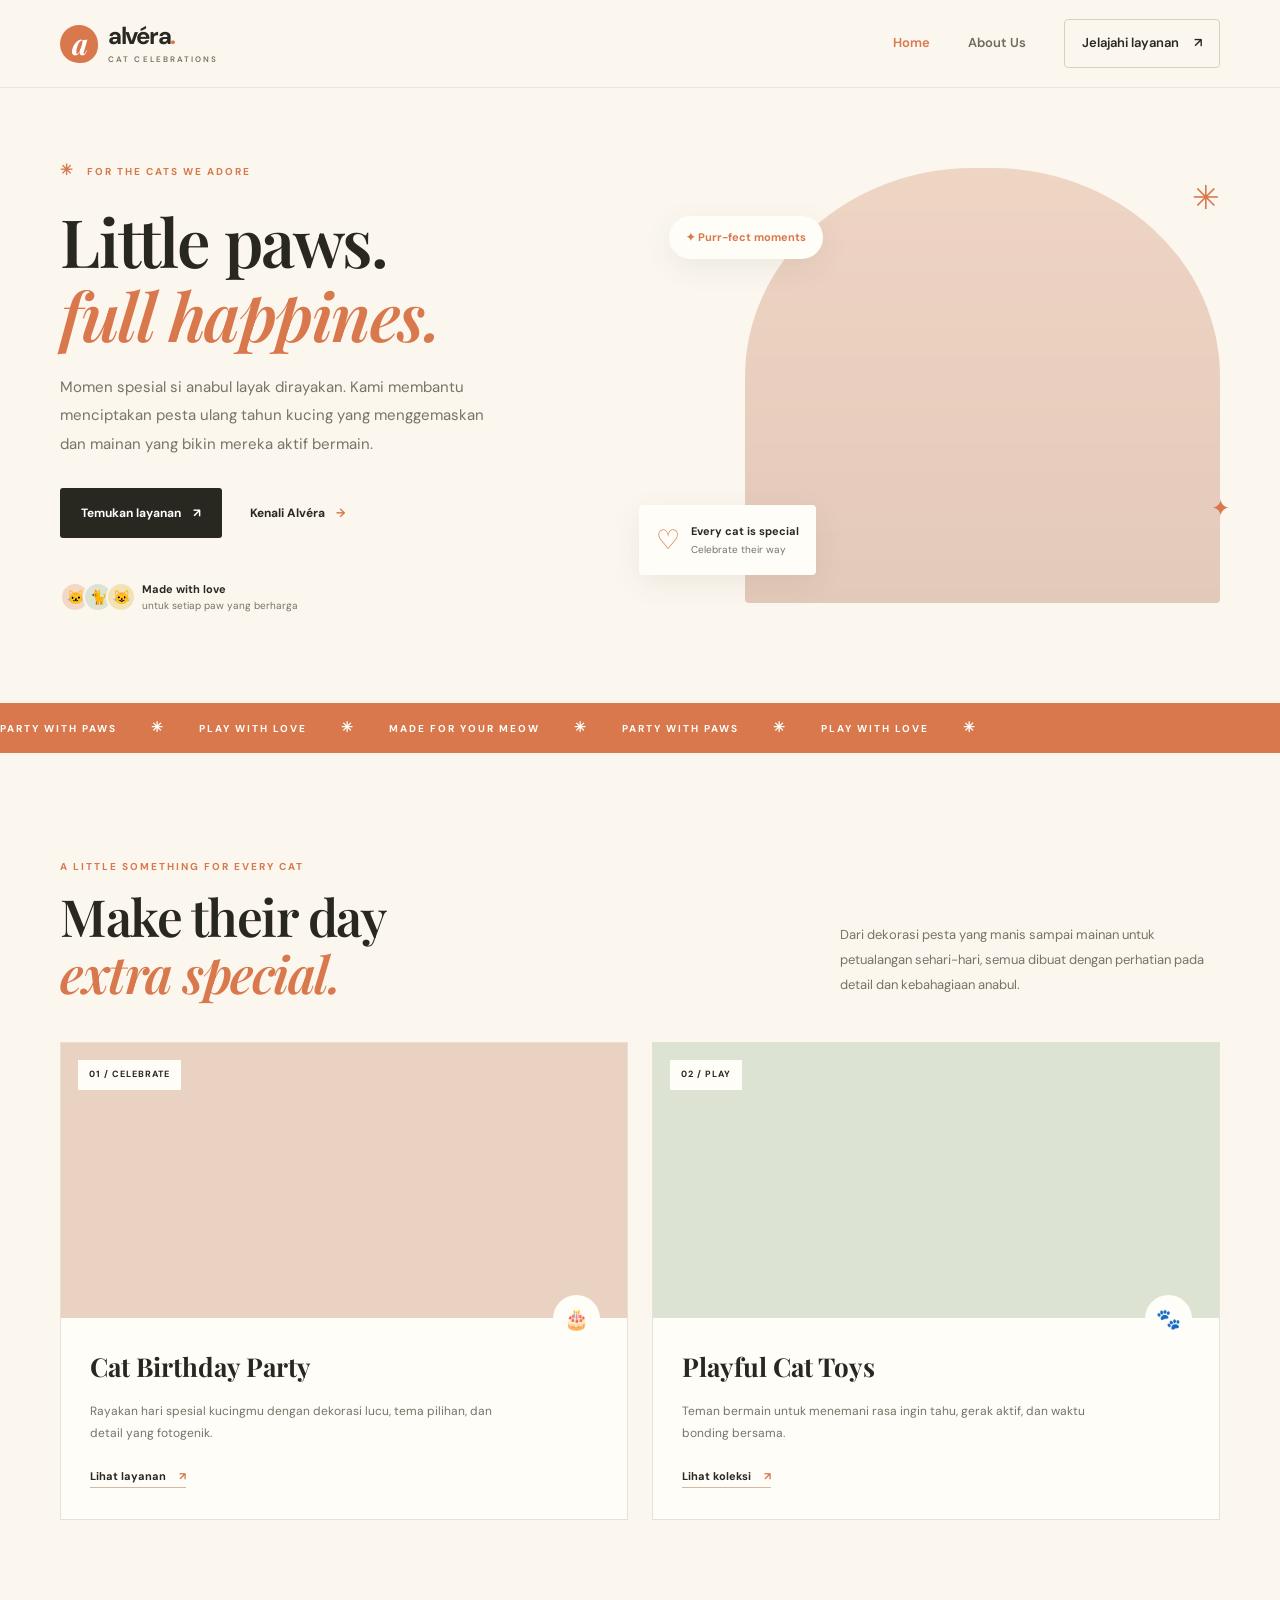
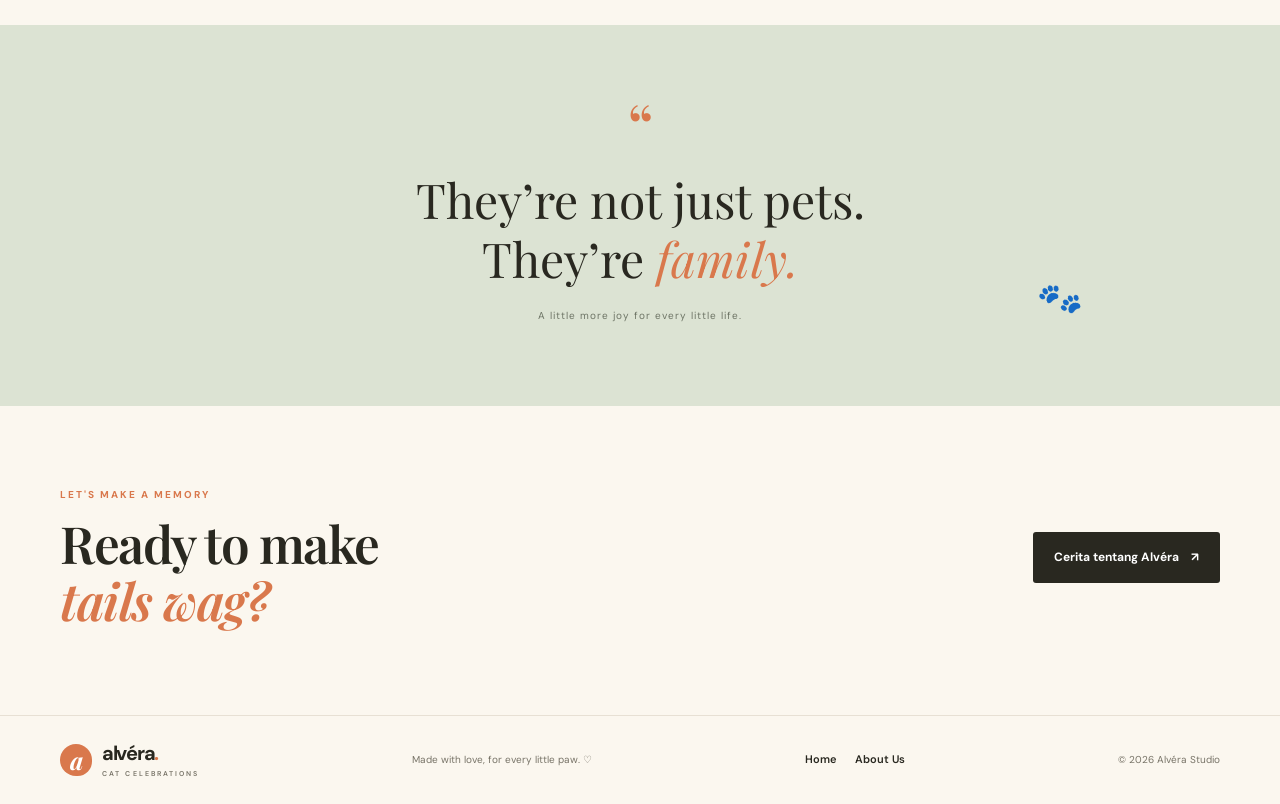
<file: index.html>
<!DOCTYPE html>
<html lang="id">
<head>
  <meta charset="UTF-8">
  <meta name="viewport" content="width=device-width, initial-scale=1.0">
  <meta name="description" content="Alvéra menghadirkan pesta ulang tahun kucing yang berkesan dan mainan kucing yang menyenangkan.">
  <title>Alvéra — Pesta Kucing & Mainan</title>
  <link rel="preconnect" href="https://fonts.googleapis.com">
  <link rel="preconnect" href="https://fonts.gstatic.com" crossorigin>
  <link href="https://fonts.googleapis.com/css2?family=DM+Sans:wght@400;500;600;700&family=Playfair+Display:wght@600;700&display=swap" rel="stylesheet">
  <link rel="stylesheet" href="css/style.css">
  <script src="js/script.js" defer></script>
</head>
<body>
  <header class="site-header">
    <nav class="nav container" aria-label="Navigasi utama">
      <a class="brand" href="index.html" aria-label="Alvéra beranda"><span class="brand-mark">a</span><span>alvéra<span class="brand-dot">.</span><small>CAT CELEBRATIONS</small></span></a>
      <button class="menu-toggle" aria-label="Buka menu navigasi" aria-expanded="false"><span></span><span></span><span></span></button>
      <div class="nav-links">
        <a class="active" href="index.html">Home</a>
        <a href="about.html">About Us</a>
        <a class="nav-cta" href="#services">Jelajahi layanan <span>↗</span></a>
      </div>
    </nav>
  </header>

  <main>
    <section class="hero container">
      <div class="hero-copy">
        <span class="eyebrow"><span class="sparkle">✳</span> FOR THE CATS WE ADORE</span>
        <h1>Little paws.<br><em>full happines.</em></h1>
        <p class="hero-text">Momen spesial si anabul layak dirayakan. Kami membantu menciptakan pesta ulang tahun kucing yang menggemaskan dan mainan yang bikin mereka aktif bermain.</p>
        <div class="hero-actions">
          <a class="button button-dark" href="#services">Temukan layanan <span>↗</span></a>
          <a class="text-link" href="about.html">Kenali Alvéra <span>→</span></a>
        </div>
        <div class="hero-note"><span class="avatar-stack"><b>🐱</b><b>🐈</b><b>😺</b></span><span><strong>Made with love</strong><br>untuk setiap paw yang berharga</span></div>
      </div>
      <div class="hero-visual">
        <div class="hero-image"></div>
        <div class="floating-tag tag-top">✦ Purr-fect moments</div>
        <div class="floating-tag tag-bottom"><span class="tag-icon">♡</span><span><strong>Every cat is special</strong><small>Celebrate their way</small></span></div>
        <span class="doodle doodle-one">✳</span><span class="doodle doodle-two">✦</span>
      </div>
    </section>

    <section class="ticker" aria-label="Tagline"><div>PARTY WITH PAWS <span>✳</span> PLAY WITH LOVE <span>✳</span> MADE FOR YOUR MEOW <span>✳</span> PARTY WITH PAWS <span>✳</span> PLAY WITH LOVE <span>✳</span></div></section>

    <section class="services section container" id="services">
      <div class="section-heading">
        <div><span class="eyebrow">A LITTLE SOMETHING FOR EVERY CAT</span><h2>Make their day<br><em>extra special.</em></h2></div>
        <p>Dari dekorasi pesta yang manis sampai mainan untuk petualangan sehari-hari, semua dibuat dengan perhatian pada detail dan kebahagiaan anabul.</p>
      </div>
      <div class="service-grid">
        <article class="service-card party-card">
          <div class="service-photo party-photo"><span class="photo-label">01 / CELEBRATE</span></div>
          <div class="service-content"><div class="card-icon">🎂</div><h3>Cat Birthday Party</h3><p>Rayakan hari spesial kucingmu dengan dekorasi lucu, tema pilihan, dan detail yang fotogenik.</p><a href="about.html#party" class="card-link">Lihat layanan <span>↗</span></a></div>
        </article>
        <article class="service-card toy-card">
          <div class="service-photo toy-photo"><span class="photo-label">02 / PLAY</span></div>
          <div class="service-content"><div class="card-icon">🐾</div><h3>Playful Cat Toys</h3><p>Teman bermain untuk menemani rasa ingin tahu, gerak aktif, dan waktu bonding bersama.</p><a href="about.html#toys" class="card-link">Lihat koleksi <span>↗</span></a></div>
        </article>
      </div>
    </section>

    <section class="quote-section">
      <div class="quote-inner container"><span class="quote-mark">“</span><p>They’re not just pets.<br>They’re <em>family.</em></p><span class="quote-caption">A little more joy for every little life.</span><span class="quote-paw">🐾</span></div>
    </section>

    <section class="closing container">
      <div><span class="eyebrow">LET'S MAKE A MEMORY</span><h2>Ready to make<br><em>tails wag?</em></h2></div>
      <a class="button button-dark" href="about.html">Cerita tentang Alvéra <span>↗</span></a>
    </section>
  </main>

  <footer class="footer"><div class="container footer-inner"><a class="brand footer-brand" href="index.html"><span class="brand-mark">a</span><span>alvéra<span class="brand-dot">.</span><small>CAT CELEBRATIONS</small></span></a><p>Made with love, for every little paw. ♡</p><div class="footer-links"><a href="index.html">Home</a><a href="about.html">About Us</a></div><span class="copyright">© <span class="year"></span> Alvéra Studio</span></div></footer>
</body>
</html>
</file>
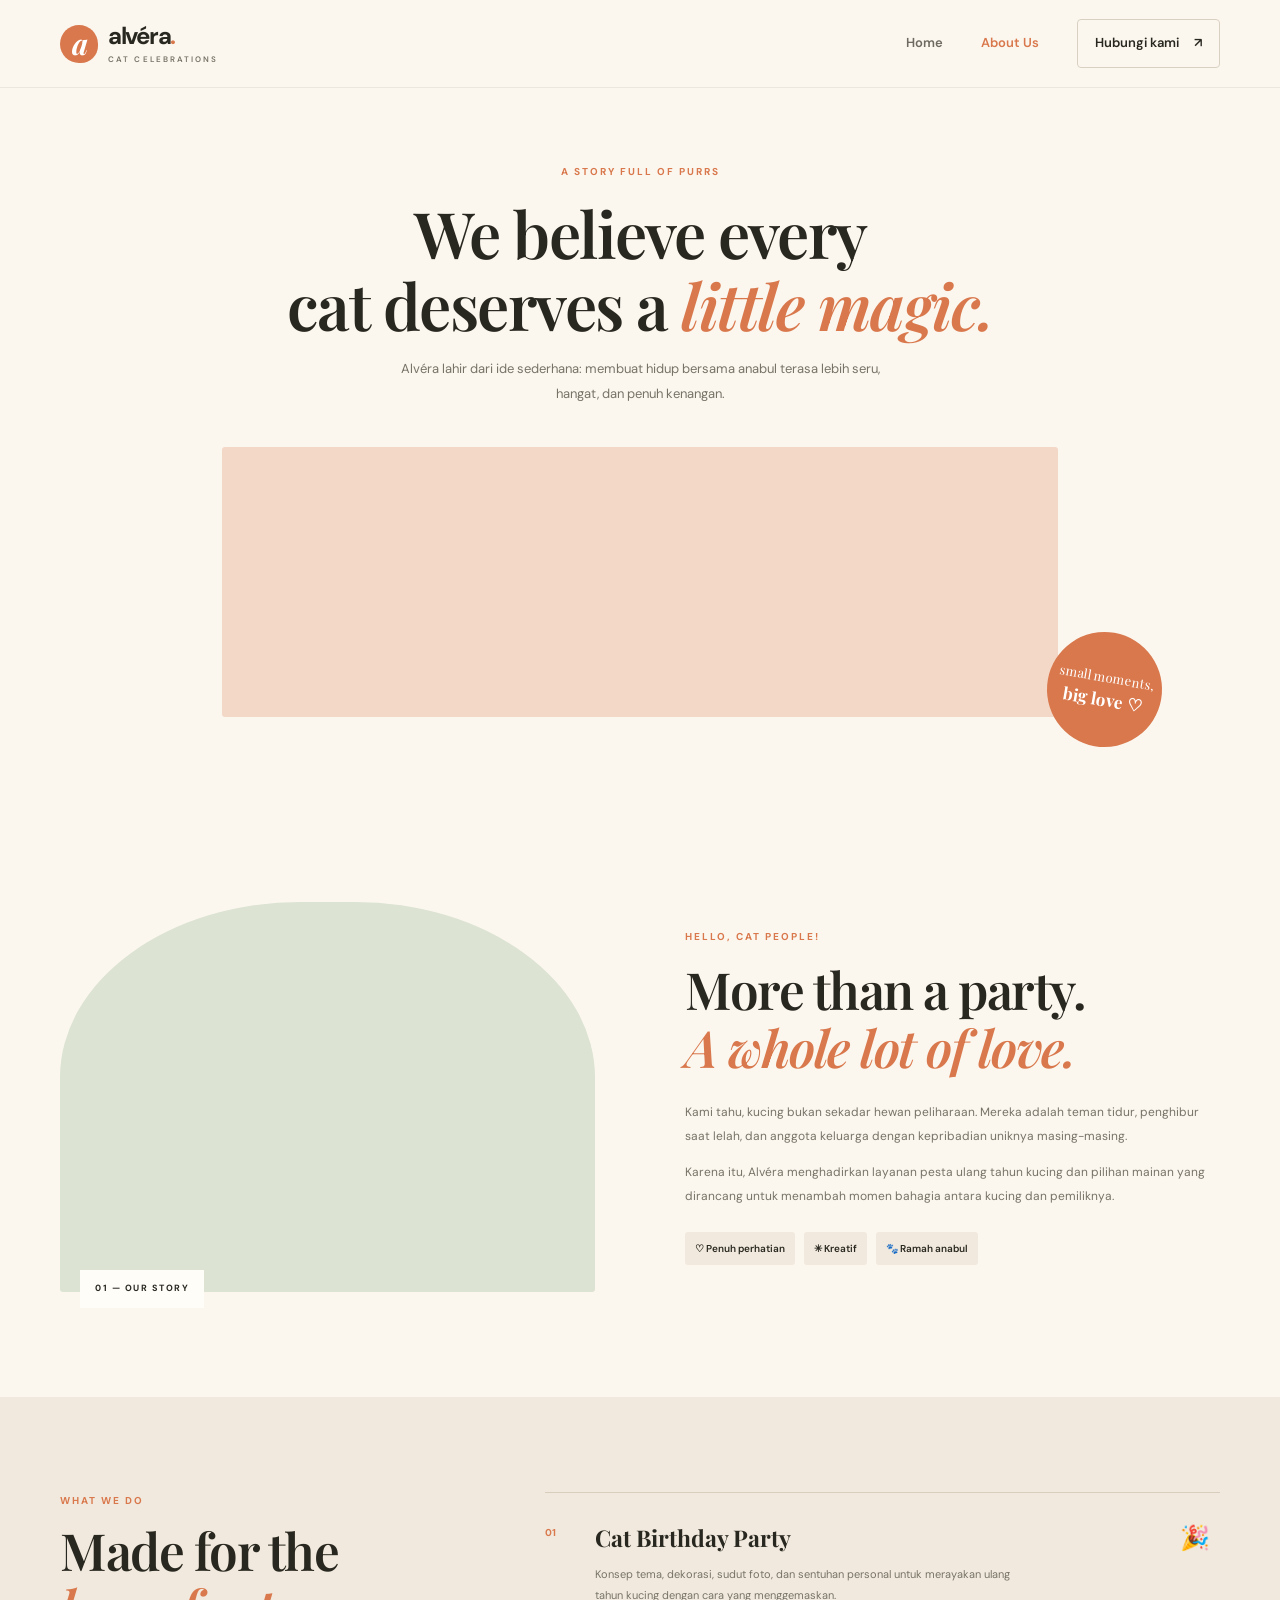
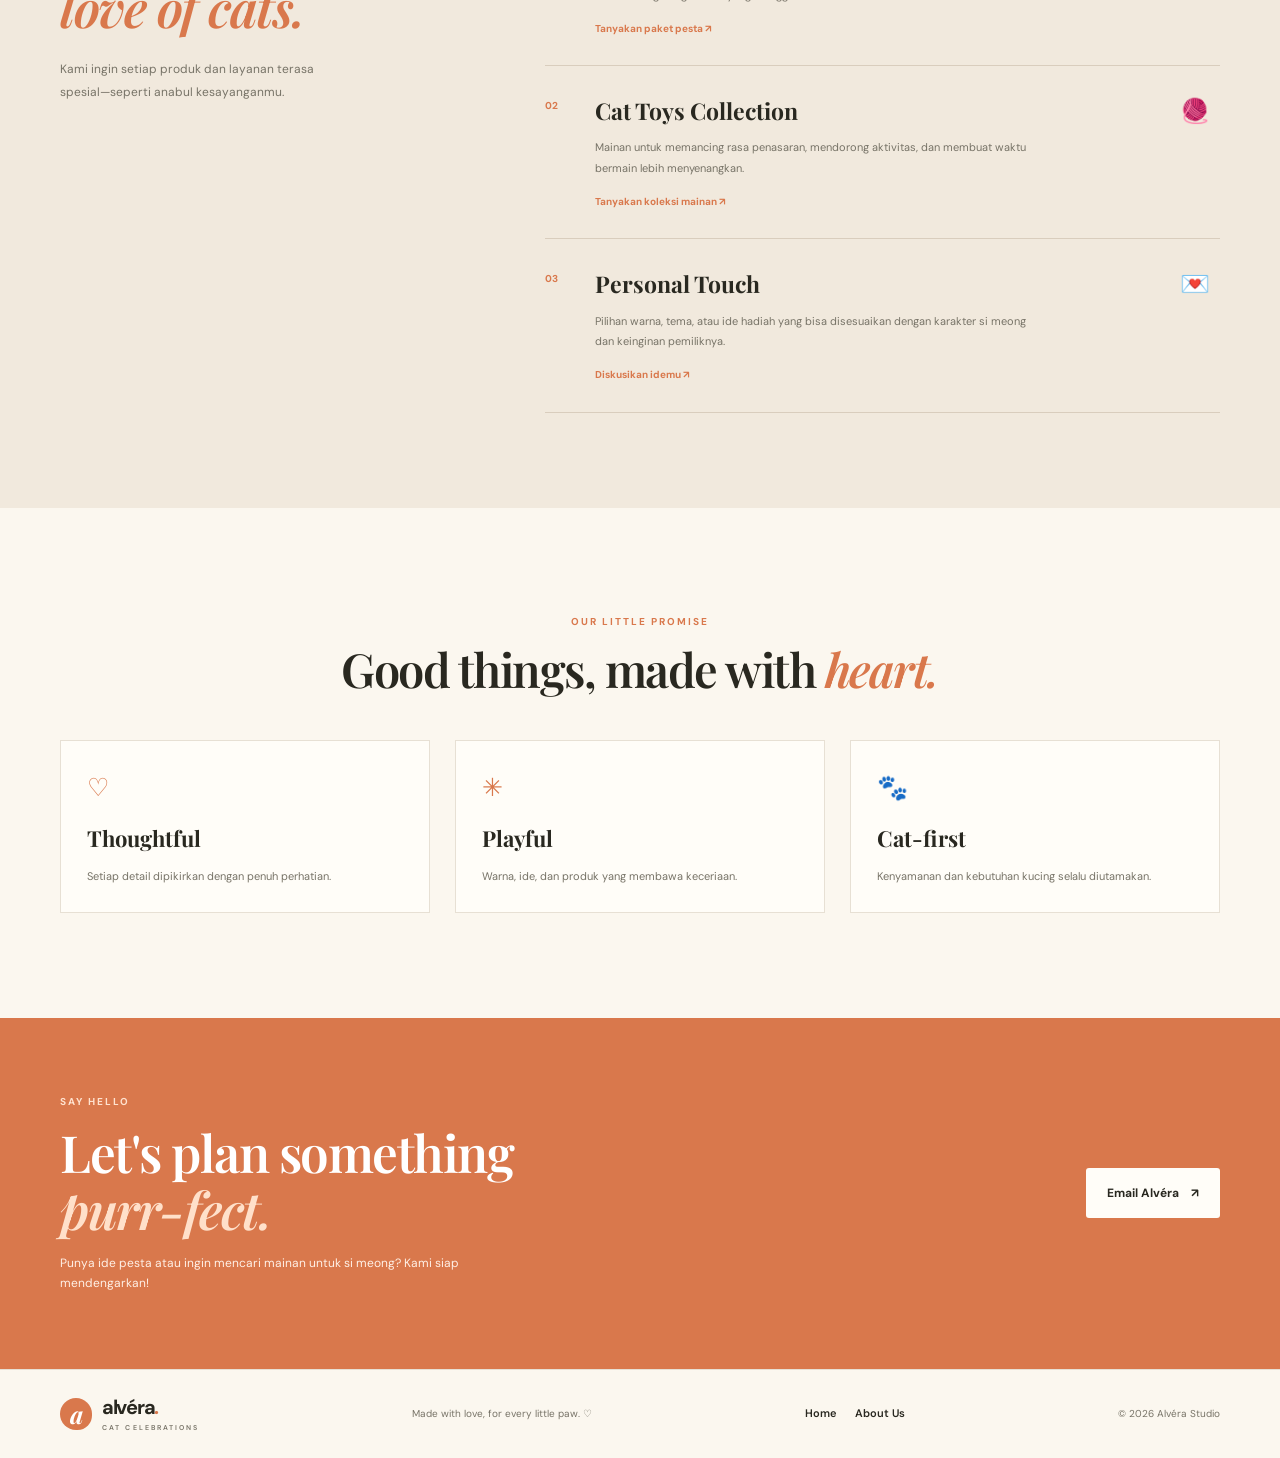
<file: about.html>
<!DOCTYPE html>
<html lang="id">
<head>
  <meta charset="UTF-8">
  <meta name="viewport" content="width=device-width, initial-scale=1.0">
  <meta name="description" content="Kenali Alvéra, layanan pesta ulang tahun kucing dan mainan kucing penuh cinta.">
  <title>About Us — Alvéra</title>
  <link rel="preconnect" href="https://fonts.googleapis.com">
  <link rel="preconnect" href="https://fonts.gstatic.com" crossorigin>
  <link href="https://fonts.googleapis.com/css2?family=DM+Sans:wght@400;500;600;700&family=Playfair+Display:wght@600;700&display=swap" rel="stylesheet">
  <link rel="stylesheet" href="css/style.css">
  <script src="js/script.js" defer></script>
</head>
<body>
  <header class="site-header">
    <nav class="nav container" aria-label="Navigasi utama">
      <a class="brand" href="index.html" aria-label="Alvéra beranda"><span class="brand-mark">a</span><span>alvéra<span class="brand-dot">.</span><small>CAT CELEBRATIONS</small></span></a>
      <button class="menu-toggle" aria-label="Buka menu navigasi" aria-expanded="false"><span></span><span></span><span></span></button>
      <div class="nav-links"><a href="index.html">Home</a><a class="active" href="about.html">About Us</a><a class="nav-cta" href="#contact">Hubungi kami <span>↗</span></a></div>
    </nav>
  </header>

  <main>
    <section class="about-hero container">
      <div class="about-heading"><span class="eyebrow">A STORY FULL OF PURRS</span><h1>We believe every<br>cat deserves a <em>little magic.</em></h1><p>Alvéra lahir dari ide sederhana: membuat hidup bersama anabul terasa lebih seru, hangat, dan penuh kenangan.</p></div>
      <div class="about-hero-image" role="img" aria-label="Kucing sedang menikmati waktu bermain"></div>
      <div class="about-sticker">small moments,<br><strong>big love ♡</strong></div>
    </section>

    <section class="story-section section container">
      <div class="story-visual"><div class="story-image"></div><span class="story-number">01 — OUR STORY</span></div>
      <div class="story-copy"><span class="eyebrow">HELLO, CAT PEOPLE!</span><h2>More than a party.<br><em>A whole lot of love.</em></h2><p>Kami tahu, kucing bukan sekadar hewan peliharaan. Mereka adalah teman tidur, penghibur saat lelah, dan anggota keluarga dengan kepribadian uniknya masing-masing.</p><p>Karena itu, Alvéra menghadirkan layanan pesta ulang tahun kucing dan pilihan mainan yang dirancang untuk menambah momen bahagia antara kucing dan pemiliknya.</p><div class="mini-values"><span>♡ Penuh perhatian</span><span>✳ Kreatif</span><span>🐾 Ramah anabul</span></div></div>
    </section>

    <section class="offer-section" id="party">
      <div class="container offer-inner"><div class="offer-intro"><span class="eyebrow">WHAT WE DO</span><h2>Made for the<br><em>love of cats.</em></h2><p>Kami ingin setiap produk dan layanan terasa spesial—seperti anabul kesayanganmu.</p></div>
        <div class="offer-list">
          <article class="offer-item"><span class="offer-num">01</span><div><h3>Cat Birthday Party</h3><p>Konsep tema, dekorasi, sudut foto, dan sentuhan personal untuk merayakan ulang tahun kucing dengan cara yang menggemaskan.</p><a href="#contact">Tanyakan paket pesta ↗</a></div><span class="offer-emoji">🎉</span></article>
          <article class="offer-item" id="toys"><span class="offer-num">02</span><div><h3>Cat Toys Collection</h3><p>Mainan untuk memancing rasa penasaran, mendorong aktivitas, dan membuat waktu bermain lebih menyenangkan.</p><a href="#contact">Tanyakan koleksi mainan ↗</a></div><span class="offer-emoji">🧶</span></article>
          <article class="offer-item"><span class="offer-num">03</span><div><h3>Personal Touch</h3><p>Pilihan warna, tema, atau ide hadiah yang bisa disesuaikan dengan karakter si meong dan keinginan pemiliknya.</p><a href="#contact">Diskusikan idemu ↗</a></div><span class="offer-emoji">💌</span></article>
        </div>
      </div>
    </section>

    <section class="values-section container section"><span class="eyebrow">OUR LITTLE PROMISE</span><h2>Good things, made with <em>heart.</em></h2><div class="values-grid"><article><span>♡</span><h3>Thoughtful</h3><p>Setiap detail dipikirkan dengan penuh perhatian.</p></article><article><span>✳</span><h3>Playful</h3><p>Warna, ide, dan produk yang membawa keceriaan.</p></article><article><span>🐾</span><h3>Cat-first</h3><p>Kenyamanan dan kebutuhan kucing selalu diutamakan.</p></article></div></section>

    <section class="contact-section" id="contact"><div class="container contact-inner"><div><span class="eyebrow">SAY HELLO</span><h2>Let's plan something<br><em>purr-fect.</em></h2><p>Punya ide pesta atau ingin mencari mainan untuk si meong? Kami siap mendengarkan!</p></div><a class="button button-light" href="mailto:hello@alvera.example?subject=Halo%20Alv%C3%A9ra">Email Alvéra <span>↗</span></a></div></section>
  </main>

  <footer class="footer"><div class="container footer-inner"><a class="brand footer-brand" href="index.html"><span class="brand-mark">a</span><span>alvéra<span class="brand-dot">.</span><small>CAT CELEBRATIONS</small></span></a><p>Made with love, for every little paw. ♡</p><div class="footer-links"><a href="index.html">Home</a><a href="about.html">About Us</a></div><span class="copyright">© <span class="year"></span> Alvéra Studio</span></div></footer>
</body>
</html>
</file>
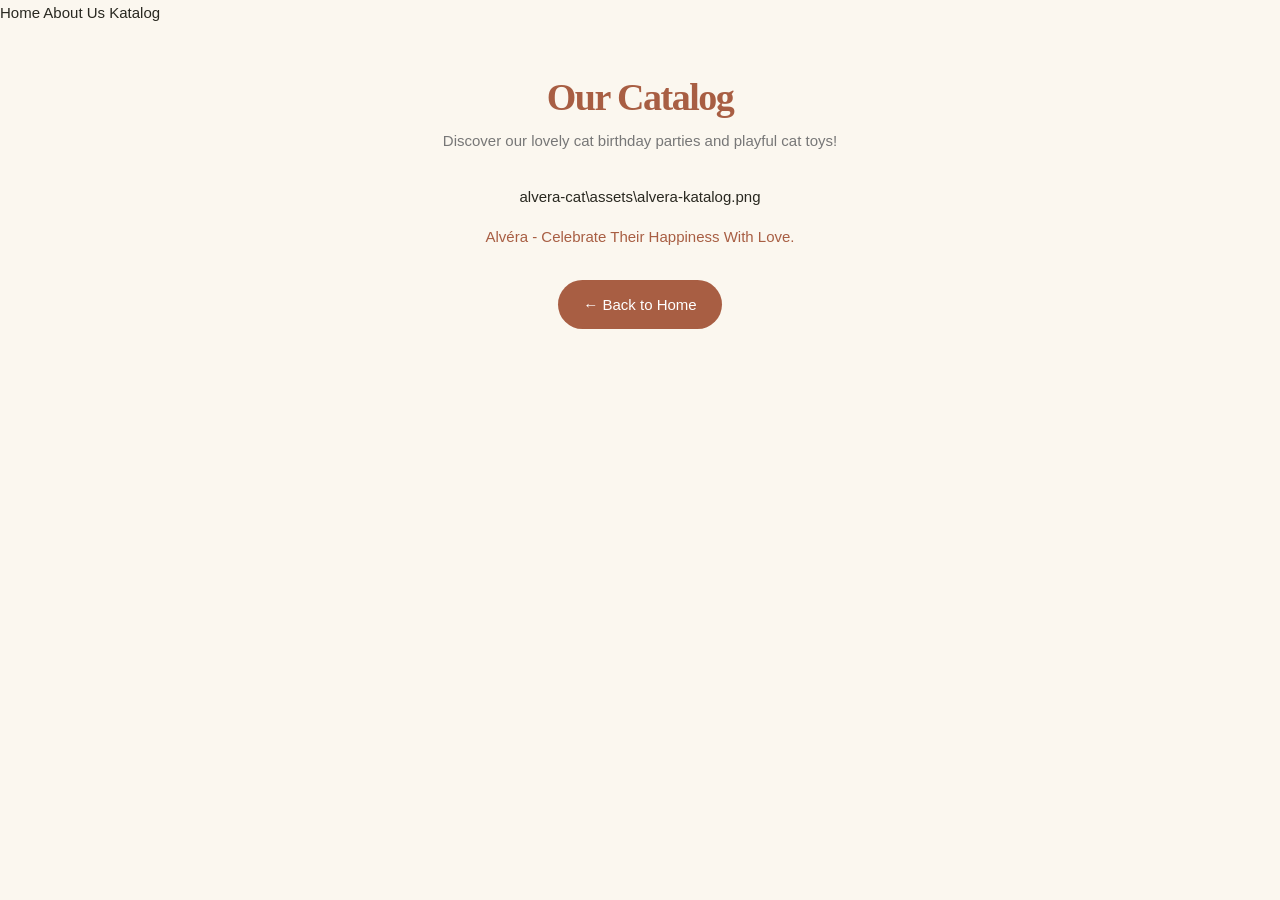
<file: katalog.html>
<!DOCTYPE html>
<html lang="id">
<head>
    <meta charset="UTF-8">
    <meta name="viewport" content="width=device-width, initial-scale=1.0">
    <title>Katalog - Alvéra</title>
    <link rel="stylesheet" href="css/style.css">

    <style>
        .catalog-page {
            max-width: 1100px;
            width: 92%;
            margin: 50px auto;
            text-align: center;
        }

        .catalog-page h1 {
            color: #a85e43;
            font-size: 38px;
            margin-bottom: 10px;
        }

        .catalog-page p {
            color: #777;
            margin-bottom: 30px;
        }

        .catalog-artwork img {
            width: 100%;
            height: auto;
            display: block;
            border-radius: 15px;
            box-shadow: 0 5px 20px #00000015;
        }

        .catalog-artwork {
            margin: 0;
        }

        .catalog-artwork figcaption {
            margin-top: 15px;
            color: #a85e43;
        }

        .back-home {
            display: inline-block;
            margin-top: 30px;
            padding: 12px 25px;
            background: #a85e43;
            color: white;
            text-decoration: none;
            border-radius: 25px;
        }

        @media(max-width: 600px) {
            .catalog-page h1 {
                font-size: 27px;
            }
        }
    </style>
</head>

<body>

    <header>
        <nav>
            <a href="index.html">Home</a>
            <a href="about.html">About Us</a>
            <a href="catalog.html">Katalog</a>
        </nav>
    </header>

    <main class="catalog-page">

        <h1>Our Catalog</h1>

        <p>
            Discover our lovely cat birthday parties
            and playful cat toys!
        </p>

        <figure class="catalog-artwork">

          alvera-cat\assets\alvera-katalog.png
            <figcaption>
                Alvéra - Celebrate Their Happiness With Love.
            </figcaption>

        </figure>

        <a href="index.html" class="back-home">
            ← Back to Home
        </a>

    </main>

    <script src="js/script.js"></script>

</body>
</html>
</file>
<file: css/style.css>
:root{--cream:#fbf7ef;--paper:#fffdf8;--ink:#292820;--muted:#777367;--orange:#d9784c;--peach:#f3d8c7;--sage:#dce3d3;--line:#e7e0d4;--serif:"Playfair Display",Georgia,serif;--sans:"DM Sans",Arial,sans-serif}*{box-sizing:border-box}html{scroll-behavior:smooth;scroll-padding-top:90px}body{margin:0;background:var(--cream);color:var(--ink);font-family:var(--sans);font-size:15px;line-height:1.7}a{color:inherit;text-decoration:none}.container{width:min(1160px,calc(100% - 48px));margin-inline:auto}.site-header{height:88px;display:flex;align-items:center;border-bottom:1px solid rgba(41,40,32,.08);background:rgba(251,247,239,.94);position:sticky;top:0;z-index:20;backdrop-filter:blur(14px)}.nav{display:flex;align-items:center;justify-content:space-between}.brand{display:flex;align-items:center;gap:10px;font-weight:700;font-size:24px;letter-spacing:-1.3px;line-height:1}.brand small{display:block;font-size:8px;letter-spacing:2.1px;font-weight:600;margin-top:7px;color:var(--muted)}.brand-mark{display:grid;place-items:center;width:38px;height:38px;border-radius:50% 50% 45% 50%;background:var(--orange);color:#fff;font-family:var(--serif);font-size:29px;font-style:italic}.brand-dot{color:var(--orange)}.nav-links{display:flex;align-items:center;gap:38px;font-size:13px;font-weight:600}.nav-links>a:not(.nav-cta){color:#6e6a60;transition:color .2s}.nav-links>a:hover,.nav-links>a.active{color:var(--orange)}.nav-cta{padding:12px 17px;border:1px solid #d8d0c2;border-radius:4px}.nav-cta span,.button span{margin-left:12px}.menu-toggle{display:none;background:none;border:0;padding:8px}.menu-toggle span{display:block;width:24px;height:2px;background:var(--ink);margin:5px}.hero{display:grid;grid-template-columns:1fr 1fr;align-items:center;gap:68px;padding-top:70px;padding-bottom:90px;min-height:570px}.eyebrow{font-size:10px;letter-spacing:2px;font-weight:700;color:var(--orange);display:block}.sparkle{font-size:15px;margin-right:8px}h1,h2,h3,p{margin-top:0}h1,h2{font-family:var(--serif);font-weight:600;letter-spacing:-1.5px;line-height:1.12}h1{font-size:clamp(48px,5.2vw,72px);margin:20px 0}h1 em,h2 em{font-weight:600;color:var(--orange)}.hero-text{max-width:440px;color:var(--muted);font-size:15px;line-height:1.9}.hero-actions{display:flex;align-items:center;gap:28px;margin-top:30px}.button{display:inline-flex;align-items:center;justify-content:center;padding:15px 21px;font-size:12px;font-weight:700;border-radius:3px;transition:transform .2s,background .2s}.button:hover{transform:translateY(-2px)}.button-dark{background:var(--ink);color:#fff}.button-dark:hover{background:var(--orange)}.text-link{font-size:12px;font-weight:700}.text-link span{color:var(--orange);margin-left:8px}.hero-note{display:flex;align-items:center;gap:13px;margin-top:43px;color:var(--muted);font-size:10px;line-height:1.5}.hero-note strong{color:var(--ink);font-size:11px}.avatar-stack{display:flex}.avatar-stack b{width:30px;height:30px;border-radius:50%;display:grid;place-items:center;background:var(--peach);border:2px solid var(--cream);margin-right:-7px;font-size:14px}.avatar-stack b:nth-child(2){background:var(--sage)}.avatar-stack b:nth-child(3){background:#f2e3b7}.hero-visual{height:435px;position:relative}.hero-image,.about-hero-image,.story-image,.service-photo{background-size:cover;background-position:center}.hero-image{height:100%;width:87%;margin-left:auto;border-radius:48% 48% 4px 4px;background-image:linear-gradient(0deg,rgba(38,30,24,.08),rgba(38,30,24,.02)),url("https://images.unsplash.com/photo-1513360371669-4adf3dd7dff8?auto=format&fit=crop&w=1000&q=85");background-color:var(--peach)}.floating-tag{position:absolute;background:var(--paper);box-shadow:0 8px 30px #4b3b2914;padding:12px 17px;font-size:11px}.tag-top{top:48px;left:-5px;border-radius:30px;color:var(--orange);font-weight:700}.tag-bottom{bottom:28px;left:-35px;display:flex;align-items:center;gap:11px;border-radius:4px}.tag-icon{font-size:27px;color:var(--orange)}.tag-bottom strong,.tag-bottom small{display:block}.tag-bottom small{font-size:10px;color:var(--muted)}.doodle{position:absolute;color:var(--orange);font-size:33px}.doodle-one{top:2px;right:0}.doodle-two{bottom:75px;right:-10px;font-size:23px}.ticker{overflow:hidden;background:var(--orange);color:#fff;padding:13px 0;white-space:nowrap;font-size:10px;letter-spacing:2px;font-weight:700}.ticker div{min-width:max-content;animation:marquee 30s linear infinite}.ticker span{padding:0 30px;font-size:14px}@keyframes marquee{to{transform:translateX(-25%)}}.section{padding-top:105px;padding-bottom:105px}.section-heading{display:flex;justify-content:space-between;align-items:end;gap:40px;margin-bottom:40px}.section-heading h2,.offer-intro h2,.story-copy h2,.closing h2,.contact-inner h2{font-size:clamp(38px,4vw,54px);margin:13px 0 0}.section-heading>p{max-width:380px;color:var(--muted);font-size:13px;line-height:1.9;margin-bottom:5px}.service-grid{display:grid;grid-template-columns:1fr 1fr;gap:24px}.service-card{background:var(--paper);border:1px solid var(--line)}.service-photo{height:275px;position:relative}.party-photo{background-image:url("https://images.unsplash.com/photo-1533738363-b7f9aef128ce?auto=format&fit=crop&w=1000&q=85");background-color:#ead2c2}.toy-photo{background-image:url("https://images.unsplash.com/photo-1573865526739-10659fec78a5?auto=format&fit=crop&w=1000&q=85");background-color:#dce3d3}.photo-label{position:absolute;top:17px;left:17px;background:var(--paper);padding:7px 11px;font-size:9px;font-weight:700;letter-spacing:1px}.service-content{position:relative;padding:27px 29px 30px}.card-icon{position:absolute;right:27px;top:-23px;background:var(--paper);width:47px;height:47px;display:grid;place-items:center;border-radius:50%;font-size:20px}.service-content h3{font-family:var(--serif);font-size:26px;margin:0 0 10px}.service-content p{max-width:430px;color:var(--muted);font-size:12px;line-height:1.9;margin-bottom:18px}.card-link{font-size:11px;font-weight:700;border-bottom:1px solid #d5b9a6;padding-bottom:4px}.card-link span{color:var(--orange);margin-left:10px}.quote-section{background:var(--sage);padding:78px 0;text-align:center}.quote-inner{position:relative}.quote-mark{font-family:var(--serif);font-size:65px;line-height:.7;color:var(--orange)}.quote-inner p{font-family:var(--serif);font-size:clamp(34px,4vw,48px);line-height:1.22;margin:10px 0 15px}.quote-inner p em{color:var(--orange)}.quote-caption{font-size:10px;color:#6d7465;letter-spacing:1px}.quote-paw{position:absolute;right:12%;bottom:0;font-size:34px;transform:rotate(-18deg)}.closing{display:flex;align-items:center;justify-content:space-between;padding-top:80px;padding-bottom:85px}.closing h2{margin-top:12px}.footer{border-top:1px solid var(--line);padding:27px 0}.footer-inner{display:flex;align-items:center;justify-content:space-between;gap:20px}.footer-brand{font-size:20px}.footer-brand .brand-mark{width:32px;height:32px;font-size:24px}.footer-brand small{font-size:7px}.footer p,.copyright{font-size:10px;color:var(--muted);margin:0}.footer-links{display:flex;gap:18px;font-size:11px;font-weight:600}.footer-links a:hover{color:var(--orange)}
/* About page */.about-hero{position:relative;padding-top:75px;padding-bottom:80px;min-height:540px}.about-heading{text-align:center;max-width:780px;margin:0 auto 40px;position:relative;z-index:1}.about-heading h1{font-size:clamp(42px,5vw,65px);margin:17px 0}.about-heading p{max-width:490px;margin:0 auto;color:var(--muted);font-size:13px;line-height:1.9}.about-hero-image{height:270px;width:72%;margin:auto;border-radius:3px;background-image:url("https://images.unsplash.com/photo-1511044568932-338cba0ad803?auto=format&fit=crop&w=1400&q=85");background-color:var(--peach)}.about-sticker{position:absolute;right:5%;bottom:50px;background:var(--orange);color:#fff;border-radius:50%;width:115px;height:115px;display:grid;place-content:center;text-align:center;font-family:var(--serif);font-size:13px;line-height:1.5;transform:rotate(10deg)}.about-sticker strong{font-size:17px}.story-section{display:grid;grid-template-columns:1fr 1fr;gap:90px;align-items:center}.story-visual{position:relative}.story-image{height:390px;border-radius:45% 45% 3px 3px;background-image:url("https://images.unsplash.com/photo-1495360010541-f48722b34f7d?auto=format&fit=crop&w=1000&q=85");background-color:var(--sage)}.story-number{position:absolute;bottom:-16px;left:20px;background:var(--paper);padding:11px 15px;font-size:9px;letter-spacing:1.5px;font-weight:700}.story-copy h2{margin:16px 0 24px}.story-copy p{font-size:12px;line-height:2;color:var(--muted)}.mini-values{display:flex;gap:9px;flex-wrap:wrap;margin-top:24px}.mini-values span{font-size:10px;font-weight:600;padding:8px 10px;background:#f1e9dd;border-radius:3px}.offer-section{background:#f1e9dd;padding:95px 0}.offer-inner{display:grid;grid-template-columns:.75fr 1.25fr;gap:80px}.offer-intro p{max-width:280px;color:var(--muted);font-size:12px;line-height:1.9;margin-top:22px}.offer-list{border-top:1px solid #d9cdbd}.offer-item{display:grid;grid-template-columns:35px 1fr 40px;gap:15px;padding:25px 0;border-bottom:1px solid #d9cdbd}.offer-num{font-size:10px;color:var(--orange);font-weight:700;padding-top:6px}.offer-item h3{font-family:var(--serif);font-size:23px;margin:0 0 7px}.offer-item p{font-size:11px;line-height:1.9;color:var(--muted);margin:0 0 9px;max-width:440px}.offer-item a{font-size:10px;font-weight:700;color:var(--orange)}.offer-emoji{font-size:24px}.values-section{text-align:center}.values-section>h2{font-family:var(--serif);font-size:clamp(34px,4vw,47px);margin:13px 0 45px}.values-grid{display:grid;grid-template-columns:repeat(3,1fr);gap:25px;text-align:left}.values-grid article{padding:26px;background:var(--paper);border:1px solid var(--line)}.values-grid article>span{font-size:25px;color:var(--orange)}.values-grid h3{font-family:var(--serif);font-size:22px;margin:10px 0}.values-grid p{font-size:11px;color:var(--muted);margin:0}.contact-section{background:var(--orange);color:#fff;padding:75px 0}.contact-inner{display:flex;align-items:center;justify-content:space-between;gap:35px}.contact-inner .eyebrow{color:#ffe2cf}.contact-inner h2{margin:14px 0}.contact-inner h2 em{color:#ffe0ca}.contact-inner p{font-size:12px;color:#fff0e6;max-width:440px;margin:0}.button-light{background:var(--paper);color:var(--ink);white-space:nowrap}.button-light:hover{background:#ffe6d6}
@media(max-width:800px){.container{width:min(100% - 36px,620px)}.site-header{height:72px}.menu-toggle{display:block;cursor:pointer}.nav-links{display:none;position:absolute;left:0;right:0;top:71px;background:var(--cream);padding:22px 24px 26px;flex-direction:column;gap:22px;border-bottom:1px solid var(--line);align-items:stretch}.nav-links.open{display:flex}.nav-cta{text-align:center}.hero{grid-template-columns:1fr;gap:38px;padding-top:54px;padding-bottom:65px}.hero-copy{max-width:600px}.hero h1{font-size:clamp(48px,11vw,68px)}.hero-visual{height:390px;width:min(100%,470px);margin:auto}.hero-image{width:88%}.tag-top{left:0}.tag-bottom{left:-5px}.section{padding-top:75px;padding-bottom:75px}.section-heading{display:block}.section-heading>p{margin-top:20px}.service-photo{height:230px}.story-section{gap:45px}.story-image{height:330px}.offer-inner{grid-template-columns:1fr;gap:35px}.offer-intro p{max-width:430px}.about-hero{padding-top:60px}.about-hero-image{width:90%;height:240px}.about-sticker{right:0;bottom:35px;width:95px;height:95px;font-size:11px}.about-sticker strong{font-size:14px}.footer-inner{flex-wrap:wrap}.footer-inner>p{order:3;flex-basis:100%}.contact-inner{align-items:flex-start;flex-direction:column}.quote-paw{right:2%}}
@media(max-width:560px){body{font-size:14px}.container{width:calc(100% - 36px)}.brand{font-size:22px}.hero{padding-top:42px}.hero h1{font-size:47px;letter-spacing:-1.2px}.hero-text{font-size:13px}.hero-actions{gap:18px;flex-wrap:wrap}.button{padding:14px 16px}.hero-visual{height:310px}.floating-tag{padding:10px 12px}.tag-top{top:30px}.tag-bottom{bottom:18px}.doodle-one{right:0}.section-heading h2,.offer-intro h2,.story-copy h2,.closing h2,.contact-inner h2{font-size:39px}.service-grid{grid-template-columns:1fr;gap:18px}.service-photo{height:230px}.service-content{padding:24px 22px}.quote-section{padding:62px 0}.quote-inner p{font-size:35px}.quote-paw{font-size:25px;bottom:-25px}.closing{align-items:flex-start;flex-direction:column;gap:24px;padding-top:65px;padding-bottom:65px}.footer-inner{gap:17px}.footer-links{margin-left:auto}.copyright{flex-basis:100%}.about-heading h1{font-size:43px}.about-hero-image{height:190px;width:100%}.about-sticker{bottom:24px;right:-5px;width:82px;height:82px;font-size:9px}.about-sticker strong{font-size:12px}.story-section{grid-template-columns:1fr;gap:43px}.story-image{height:310px;width:90%;margin:auto}.story-copy h2{font-size:38px}.offer-section{padding:70px 0}.offer-item{grid-template-columns:25px 1fr 28px;gap:10px}.offer-item h3{font-size:20px}.offer-emoji{font-size:20px}.values-grid{grid-template-columns:1fr;gap:12px}.values-grid article{padding:20px}.values-section>h2{font-size:34px;margin-bottom:30px}.contact-section{padding:60px 0}.contact-inner h2{font-size:40px}}
@media(prefers-reduced-motion:reduce){html{scroll-behavior:auto}*,*::before,*::after{animation-duration:.01ms!important;animation-iteration-count:1!important;transition-duration:.01ms!important}}
</file>
